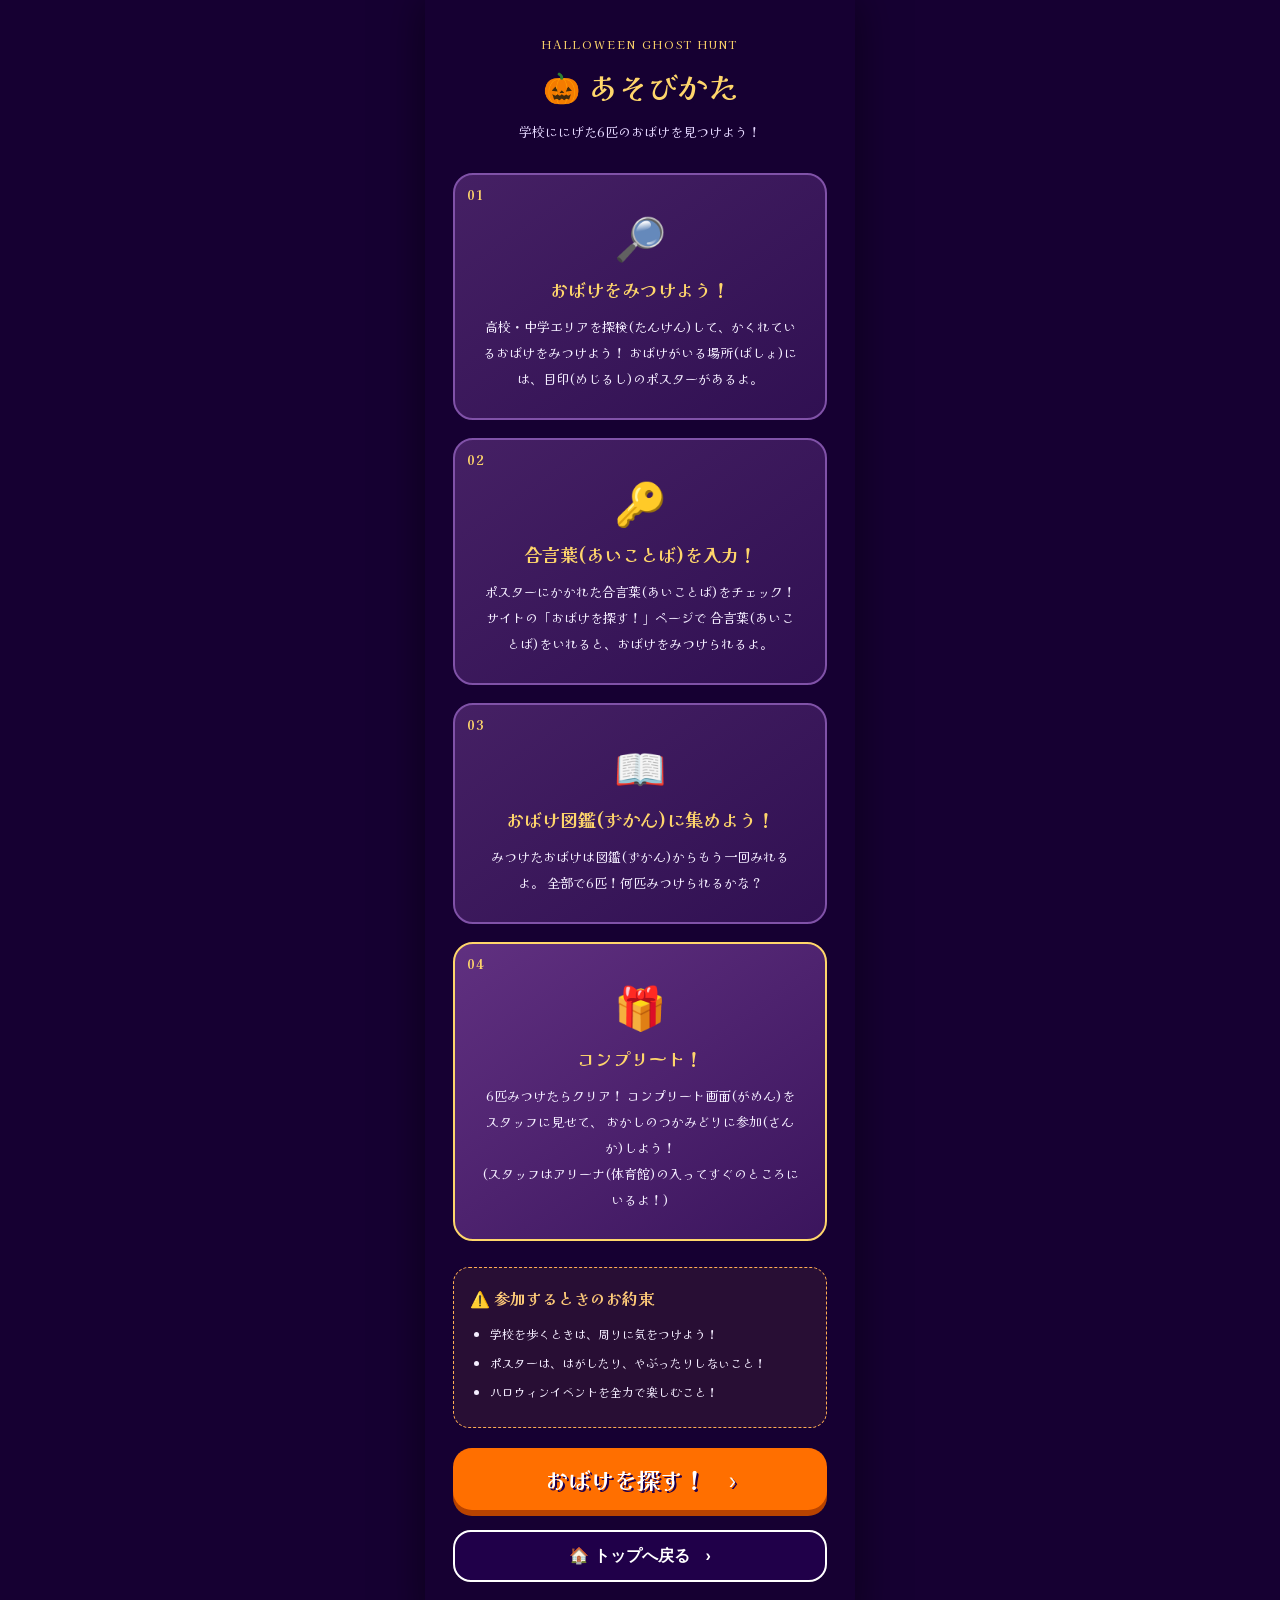
<file: howto.html>
<!DOCTYPE html>
<html lang="ja">
<head>
    <meta charset="UTF-8">
    <meta name="viewport" content="width=device-width, initial-scale=1.0, viewport-fit=cover">

    <title>あそびかた | HALLOWEEN GHOST HUNT</title>

    <link rel="preconnect" href="https://fonts.googleapis.com">
    <link rel="preconnect" href="https://fonts.gstatic.com" crossorigin>
    <link href="https://fonts.googleapis.com/css2?family=Kaisei+Decol:wght@400;500;700&display=swap" rel="stylesheet">

    <link rel="stylesheet" href="style.css">
</head>

<body>
<div class="app">

    <main class="howto">

        <header class="howto-header">
            <p class="howto-subtitle">HALLOWEEN GHOST HUNT</p>
            <h1>🎃 あそびかた</h1>
            <p>学校ににげた6匹のおばけを見つけよう！</p>
        </header>

        <section class="howto-steps">

            <article class="howto-card">
                <div class="howto-number">01</div>
                <div class="howto-icon">🔎</div>
                <h2>おばけをみつけよう！</h2>
                <p>
                    高校・中学エリアを探検(たんけん)して、かくれているおばけをみつけよう！
                    おばけがいる場所(ばしょ)には、目印(めじるし)のポスターがあるよ。
                </p>
            </article>

            <article class="howto-card">
                <div class="howto-number">02</div>
                <div class="howto-icon">🔑</div>
                <h2>合言葉(あいことば)を入力！</h2>
                <p>
                    ポスターにかかれた合言葉(あいことば)をチェック！
                    サイトの「おばけを探す！」ページで
                    合言葉(あいことば)をいれると、おばけをみつけられるよ。
                </p>
            </article>

            <article class="howto-card">
                <div class="howto-number">03</div>
                <div class="howto-icon">📖</div>
                <h2>おばけ図鑑(ずかん)に集めよう！</h2>
                <p>
                    みつけたおばけは図鑑(ずかん)からもう一回みれるよ。
                    全部で6匹！何匹みつけられるかな？
                </p>
            </article>

            <article class="howto-card howto-card-last">
                <div class="howto-number">04</div>
                <div class="howto-icon">🎁</div>
                <h2>コンプリート！</h2>
                <p>
                    6匹みつけたらクリア！
                    コンプリート画面(がめん)をスタッフに見せて、
                    おかしのつかみどりに参加(さんか)しよう！<br>
                    (スタッフはアリーナ(体育館)の入ってすぐのところにいるよ！)
                </p>
            </article>

        </section>

        <section class="howto-warning">
            <h2>⚠️ 参加するときのお約束</h2>
            <ul>
                <li>学校を歩くときは、周りに気をつけよう！</li>
                <li>ポスターは、はがしたり、やぶったりしないこと！</li>
                <li>ハロウィンイベントを全力で楽しむこと！</li>
            </ul>
        </section>

        <button class="keyword-button howto-start"
                onclick="location.href='hunt.html'">
            おばけを探す！　›
        </button>

        <button class="sub-button howto-back"
                onclick="location.href='index.html'">
            🏠 トップへ戻る　›
        </button>

    </main>

</div>
</body>
</html>
</file>
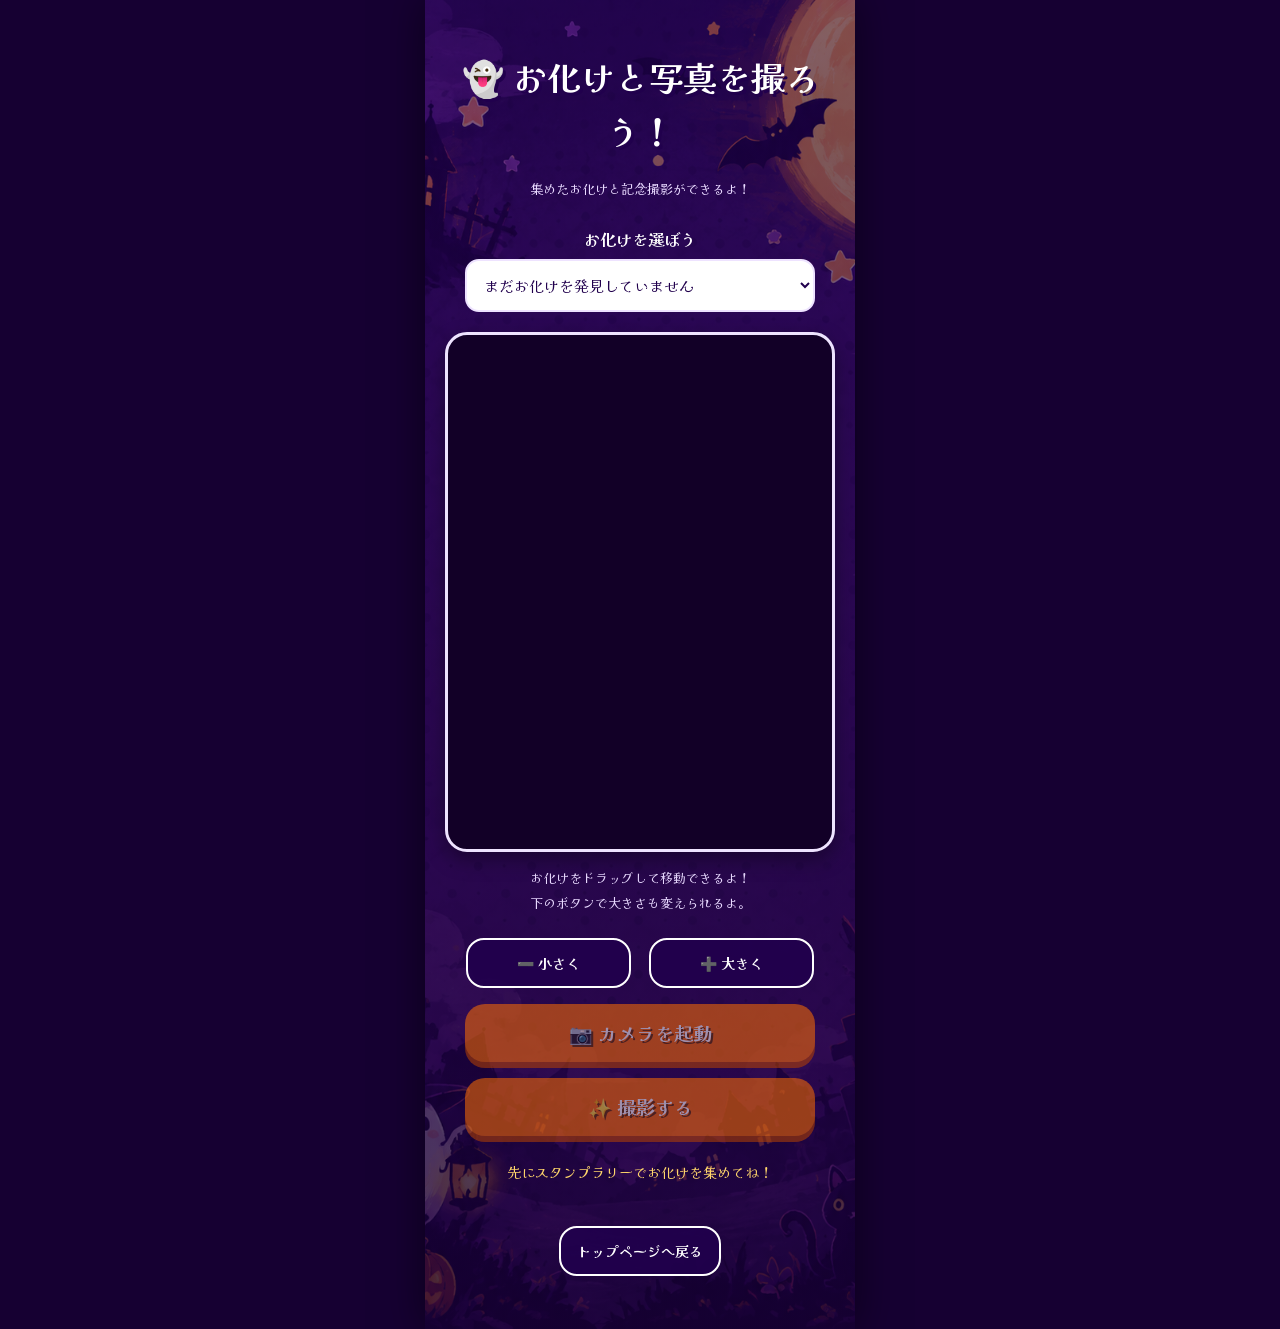
<file: photo.html>
<!DOCTYPE html>
<html lang="ja">
<head>
  <meta charset="UTF-8">
  <meta name="viewport" content="width=device-width, initial-scale=1">
  <title>お化けと写真 | HALLOWEEN GHOST HUNT</title>
  <link rel="stylesheet" href="style.css">
  <link rel="preconnect" href="https://fonts.googleapis.com">
  <link rel="preconnect" href="https://fonts.gstatic.com" crossorigin>
  <link href="https://fonts.googleapis.com/css2?family=Kaisei+Decol&display=swap" rel="stylesheet">
  <style>
    
    .photo-page {
      width: 100%;
      max-width: 600px;
      min-height: 100dvh;
      margin: auto;
      padding: 35px 20px 45px;
      color: white;
      text-align: center;
      font-family: "Kaisei Decol", serif;
    
      background:
        linear-gradient(
          rgba(33, 0, 77, 0.55),
          rgba(22, 0, 50, 0.78)
        ),
        url("img/top-bg.png");
    
      background-size: cover;
      background-position: center;
      background-repeat: no-repeat;
    }
    
    .photo-page h1 {
      margin: 15px 0 18px;
      font-size: clamp(25px, 7vw, 34px);
      line-height: 1.6;
      text-shadow: 3px 3px 0 #21004d;
    }
    
    .photo-page h2 {
      margin-top: 24px;
      color: #ffd66b;
      font-size: 25px;
      text-shadow: 2px 2px 0 #21004d;
    }
    
    .photo-help {
      margin: 14px 0;
      color: #e8d9ff;
      font-size: 13px;
      line-height: 1.9;
    }
    
    .photo-page label {
      display: inline-block;
      margin: 12px 0 8px;
      font-weight: bold;
    }
    
    #ghostSelect {
      width: 100%;
      max-width: 350px;
      padding: 13px;
      border: 2px solid #eee3ff;
      border-radius: 14px;
      background: #fff;
      color: #21004d;
      font-family: "Kaisei Decol", serif;
      font-size: 15px;
    }
    
    .camera-area {
      position: relative;
      overflow: hidden;
      width: 100%;
      aspect-ratio: 3 / 4;
      margin: 20px auto 12px;
      background: #120027;
      border: 3px solid #eee3ff;
      border-radius: 22px;
      box-shadow: 0 8px 20px rgba(0, 0, 0, 0.35);
    }
    
    #camera {
      display: block;
      width: 100%;
      height: 100%;
      object-fit: cover;
    }
    
    #ghostOverlay {
      position: absolute;
      left: 35%;
      top: 35%;
      width: 30%;
      touch-action: none;
      user-select: none;
      -webkit-user-drag: none;
      cursor: grab;
    }
    
    .photo-page button {
      margin: 8px 4px;
      padding: 13px 16px;
      border: 2px solid white;
      border-radius: 18px;
      background: rgba(33, 0, 77, 0.94);
      color: white;
      font-family: "Kaisei Decol", serif;
      font-size: 14px;
      font-weight: bold;
      cursor: pointer;
    }
    
    #startCamera,
    #takePhoto {
      width: 100%;
      max-width: 350px;
      min-height: 58px;
      border: none;
      border-radius: 20px;
      background: #ff6f00;
      color: white;
      font-size: 19px;
      text-shadow: 2px 2px 0 #673500;
      box-shadow: 0 6px 0 #b84300;
    }
    
    #startCamera:active,
    #takePhoto:active {
      transform: translateY(3px);
      box-shadow: 0 3px 0 #b84300;
    }
    
    .photo-page button:disabled {
      opacity: 0.55;
      cursor: not-allowed;
    }
    
    .size-controls {
      display: flex;
      justify-content: center;
      gap: 10px;
    }
    
    .size-controls button {
      flex: 1;
      max-width: 165px;
    }
    
    #message {
      margin: 16px 0;
      color: #ffd66b;
      font-size: 14px;
      line-height: 1.8;
    }
    
    #result {
      margin-top: 25px;
      padding: 18px 12px;
      border: 2px solid #8466a8;
      border-radius: 22px;
      background: rgba(33, 0, 77, 0.9);
    }
    
    #photoPreview {
      display: block;
      width: 100%;
      max-width: 400px;
      margin: 18px auto;
      border: 2px solid #eee3ff;
      border-radius: 16px;
    }
    
    #savePhoto {
      display: inline-block;
      margin: 12px auto;
      padding: 14px 20px;
      border: 2px solid #ffad33;
      border-radius: 18px;
      background: #21004d;
      color: #ffad33;
      font-family: "Kaisei Decol", serif;
      font-size: 16px;
      font-weight: bold;
      text-decoration: none;
    }
    
    .photo-page > button[onclick] {
      margin-top: 25px;
      background: rgba(33, 0, 77, 0.9);
    }
    
    @media (min-width: 768px) {
      .photo-page {
        max-width: 430px;
        box-shadow: 0 0 40px rgba(0, 0, 0, 0.5);
      }
    }
  </style>
</head>
<body>
  <main class="photo-page">
    <h1>👻 お化けと写真を撮ろう！</h1>
    <p class="photo-help">
      集めたお化けと記念撮影ができるよ！<br>
    </p>

    <label for="ghostSelect">お化けを選ぼう</label><br>
    <select id="ghostSelect">
      <option value="">読み込み中...</option>
    </select>

    <div class="camera-area">
      <video id="camera" autoplay playsinline muted></video>
      <img id="ghostOverlay" alt="選んだお化け" hidden>
    </div>

    <p class="photo-help">
      お化けをドラッグして移動できるよ！<br>
      下のボタンで大きさも変えられるよ。
    </p>

    <div class="size-controls">
      <button type="button" id="shrinkGhost">➖ 小さく</button>
      <button type="button" id="enlargeGhost">➕ 大きく</button>
    </div>
    
    <button id="startCamera">📷 カメラを起動</button>
    <button id="takePhoto" disabled>✨ 撮影する</button>

    <div id="message" role="status"></div>

    <section id="result" hidden>
      <h2>撮影できたよ！</h2>
      <img id="photoPreview" alt="撮影した写真">
      <p class="photo-help">
        スマホでは写真を長押しして「写真に保存」などを選んでね。
        下のボタンからファイルとして保存できる場合もあるよ。
      </p>
      <a id="savePhoto" download="ghost-hunt.png">写真をダウンロード</a>
    </section>

    <button onclick="location.href='index.html'">
      トップページへ戻る
    </button>
  </main>

  <script src="js/photo.js"></script>
</body>
</html>
</file>
<file: style.css>
/* =================================
   リセット
================================= */

* {
    box-sizing: border-box;
    margin: 0;
    padding: 0;
}

html,
body {
    width: 100%;
    min-height: 100%;
    overflow-x: hidden;
}

body {
    font-family:
        "Kaisei Decol",
        serif;

    background: #160032;
    color: white;
}


/* =================================
   アプリ本体
================================= */

.app {
    position: relative;

    width: 100%;
    min-height: 100dvh;

    overflow: hidden;
}


/* =================================
   ヘッダー
================================= */

.header {
    position: absolute;

    top: 0;
    left: 0;

    width: 100%;

    padding:
        calc(18px + env(safe-area-inset-top))
        22px
        18px;

    display: flex;
    justify-content: space-between;
    align-items: center;

    z-index: 20;
}


.club-name {
    font-size: clamp(18px, 5vw, 25px);

    font-weight: 900;

    white-space: nowrap;

    text-shadow:
        2px 2px 0 #21004d;
}


/* =================================
   ハンバーガーメニュー
================================= */

.menu-button {
    width: 48px;
    height: 48px;

    border: none;
    background: transparent;

    display: flex;
    flex-direction: column;
    justify-content: center;

    gap: 7px;

    cursor: pointer;

    padding: 5px;
}


.menu-button span {
    display: block;

    width: 100%;
    height: 6px;

    background: white;

    border-radius: 10px;
}


/* =================================
   トップページ
================================= */

.top {
    position: relative;

    width: 100%;
    min-height: 100dvh;

    background-image:
        url("img/top-bg.png");

    background-size: cover;

    background-position:
        center center;

    background-repeat: no-repeat;

    display: flex;

    justify-content: center;
}


/* =================================
   トップコンテンツ
================================= */

.top-content {
    width: 100%;

    min-height: 100dvh;

    padding-top:
        calc(120px + env(safe-area-inset-top));

    padding-left: 15px;
    padding-right: 15px;

    padding-bottom: 40px;

    display: flex;

    flex-direction: column;

    align-items: center;

    text-align: center;
}


/* =================================
   ロゴ
================================= */

.logo {
    width: 115%;

    max-width: 800px;

    display: flex;

    justify-content: center;
    align-items: center;

    margin: 15px auto 0;

    transform: rotate(-2deg);

    filter:
        drop-shadow(3px 4px 0 #21004d);
}


.logo img {
    display: block;

    width: 100%;

    height: auto;
}


/* =================================
   キャッチコピー
================================= */

.catch-copy {
    margin-top: 20px;

    font-size:
        clamp(15px, 4.2vw, 20px);

    font-weight: 800;

    text-shadow:
        2px 2px 4px #21004d;
}


/* =================================
   進行状況
================================= */

.progress {
    margin-top: 24px;

    width: 155px;
    height: 55px;

    border-radius: 50px;

    background:
        rgba(33, 0, 77, 0.9);

    border:
        3px solid #eee3ff;

    display: flex;

    justify-content: center;
    align-items: center;

    gap: 9px;

    font-size: 25px;

    font-weight: 900;

    box-shadow:
        0 4px 10px rgba(0, 0, 0, 0.25);
}


.progress-ghost {
    font-size: 27px;
}


/* =================================
   メインボタン
================================= */

.start-button {
    position: relative;

    width: min(88%, 400px);
    min-height: 72px;

    margin-top: 25px;

    border: none;
    border-radius: 24px;

    background: #ff6f00;
    color: white;
    text-shadow:
        3px 3px 2px #673500;

    font-family: "Kaisei Decol", serif;
    font-size: clamp(24px, 7vw, 34px);
    font-weight: 900;

    cursor: pointer;

    /* 文字を上下・左右中央にする */
    display: flex;
    justify-content: center;
    align-items: center;

    gap: 10px;

    box-shadow:
        0 7px 0 #b84300;

    transition:
        transform 0.15s,
        box-shadow 0.15s;
}


.start-button:active {
    transform: translateY(5px);

    box-shadow:
        0 2px 0 #b84300;
}


.arrow {
    margin-left: 10px;

    font-size: 38px;
}


/* =================================
   下のボタン
================================= */

.sub-buttons {
    width: min(88%, 400px);

    display: flex;

    gap: 10px;

    margin-top: 15px;
}


.sub-button {
    flex: 1;

    min-height: 52px;

    border:
        2px solid white;

    border-radius: 18px;

    background:
        rgba(33, 0, 77, 0.88);

    color: white;

    font-size:
        clamp(12px, 3.5vw, 16px);

    font-weight: 800;

    cursor: pointer;

    display: flex;

    justify-content: center;
    align-items: center;

    gap: 4px;
}


.sub-button b {
    font-size: 20px;

    margin-left: 2px;
}


/* お化けと撮影ボタン：図鑑・遊び方の下に配置 */
.photo-button-row {
    width: min(88%, 400px);
    margin-top: 12px;
}

.photo-button-row .sub-button {
    width: 100%;
}

/* =================================
   メニュー
================================= */

.menu {
    position: fixed;

    top: 0;
    right: -100%;

    width: 82%;

    height: 100dvh;

    background: #21004d;

    z-index: 100;

    padding:
        100px 30px;

    transition:
        right 0.35s ease;
}


.menu.open {
    right: 0;
}


.close-button {
    position: absolute;

    top: 18px;
    right: 22px;

    border: none;

    background: none;

    color: white;

    font-size: 60px;

    line-height: 1;

    cursor: pointer;
}


.menu nav {
    display: flex;

    flex-direction: column;

    gap: 40px;

    margin-top: 80px;
}


.menu nav a {
    color: white;

    text-decoration: none;

    font-size: 25px;

    font-weight: 900;
}


/* =================================
   スマホ
================================= */

@media (max-width: 767px) {

    .top-content {
        width: 100%;
        max-width: 100%;

        padding-left: 15px;
        padding-right: 15px;

        padding-top:
            calc(110px + env(safe-area-inset-top));
       
    }


    .logo {
        width: 100%;
        max-width: 650px;

        margin-left: auto;
        margin-right: auto;
    }


    .logo img {
        width: 120%;
        max-width: none;
    }


    .catch-copy {
        margin-top: 18px;
    }


    .start-button {
        width: 90%;
    }


    .sub-buttons {
        width: 90%;
    }

   .photo-button-row {
       width: 90%;
   }

}


/* =================================
   少し大きいスマホ・タブレット
================================= */

@media (min-width: 500px) and (max-width: 767px) {

    .top-content {
        max-width: 600px;

        margin: 0 auto;
    }

}


/* =================================
   PC表示
================================= */

@media (min-width: 768px) {

    body {
        display: flex;

        justify-content: center;

        background: #160032;
    }


    .app {
        width: 430px;

        max-width: 430px;

        min-height: 100dvh;

        box-shadow:
            0 0 40px rgba(0, 0, 0, 0.5);
    }


    .top-content {
        width: 100%;

        max-width: 430px;

        padding-left: 15px;
        padding-right: 15px;
    }


    .logo {
        width: 115%;

        max-width: 800px;
    }

}

/* =================================
   おばけを探すページ
================================= */

.hunt {
    position: relative;

    width: 100%;
    min-height: 100dvh;

    background:
        linear-gradient(
            rgba(33, 0, 77, 0.35),
            rgba(33, 0, 77, 0.65)
        ),
        url("img/top-bg.png");

    background-size: cover;

    background-position: center;

    background-repeat: no-repeat;

    display: flex;

    justify-content: center;
}


.hunt-content {
    width: 100%;

    min-height: 100dvh;

    padding:
        calc(125px + env(safe-area-inset-top))
        20px
        40px;

    display: flex;

    flex-direction: column;

    align-items: center;

    text-align: center;
}


/* =================================
   タイトル
================================= */

.hunt-title {
    width: 100%;
    
    text-align: center;

    margin:20px 0 0 0;

    font-family:
        "Kaisei Decol",
        serif;

    font-size:
        clamp(30px, 9vw, 42px);

    font-weight: 700;

    text-shadow:
        3px 3px 0 #21004d;

    margin-top: 20px;
}


.hunt-description {
    margin-top: 18px;

    font-family:
        "Kaisei Decol",
        serif;

    font-size:
        clamp(14px, 4vw, 18px);

    font-weight: 500;

    line-height: 1.9;

    text-shadow:
        2px 2px 4px #21004d;
}


/* =================================
   合言葉入力
================================= */

.keyword-box {
    width: min(90%, 390px);

    margin-top: 30px;

    padding: 25px 20px 22px;

    border-radius: 25px;

    background:
        rgba(33, 0, 77, 0.9);

    border:
        3px solid #eee3ff;

    box-shadow:
        0 8px 20px rgba(0, 0, 0, 0.3);

    display: flex;

    flex-direction: column;

    align-items: center;
}


.keyword-box label {
    font-family:
        "Kaisei Decol",
        serif;

    font-size: 21px;

    font-weight: 700;

    text-shadow:
        2px 2px 0 #160032;

    margin-bottom: 15px;
}


.keyword-box input {
    width: 100%;

    height: 55px;

    padding:
        0 15px;

    border:
        3px solid #eee3ff;

    border-radius: 15px;

    background: white;

    color: #21004d;

    font-family:
        "Kaisei Decol",
        serif;

    font-size: 18px;

    text-align: center;

    outline: none;
}


.keyword-box input:focus {
    border-color: #ff6f00;

    box-shadow:
        0 0 0 3px rgba(255, 111, 0, 0.25);
}


.keyword-box input::placeholder {
    color: #999;
}


/* =================================
   合言葉ボタン
================================= */

.keyword-button {
    width: 100%;

    min-height: 62px;

    margin-top: 17px;

    border: none;

    border-radius: 19px;

    background: #ff6f00;

    color: white;

    font-family:
        "Kaisei Decol",
        serif;

    font-size: 23px;

    font-weight: 700;

    text-shadow:
        2px 2px 0 #21004d;

    display: flex;

    justify-content: center;

    align-items: center;

    gap: 8px;

    cursor: pointer;

    box-shadow:
        0 6px 0 #b84300;

    transition:
        transform 0.15s,
        box-shadow 0.15s;
}


.keyword-button:active {
    transform: translateY(4px);

    box-shadow:
        0 2px 0 #b84300;
}


.keyword-button span {
    font-size: 34px;

    line-height: 1;
}


/* =================================
   戻るボタン
================================= */

.back-button {
    margin-top: 25px;

    border: none;

    background: transparent;

    color: white;

    font-family:
        "Kaisei Decol",
        serif;

    font-size: 17px;

    font-weight: 700;

    text-shadow:
        2px 2px 3px #21004d;

    cursor: pointer;
}

/* おばけ発見結果 */
.result {
    width: 100%;
    margin-top: 20px;
}

.ghost-found {
    padding: 20px 10px;
    text-align: center;
}

.ghost-icon {
    font-size: 80px;
    margin-bottom: 10px;
}

.ghost-found h2 {
    font-family: "Kaisei Decol", serif;
    font-size: 28px;
    margin-bottom: 10px;
    text-shadow: 2px 2px 0 #160032;
}

.ghost-found p {
    font-family: "Kaisei Decol", serif;
    font-size: 16px;
    line-height: 1.7;
}

.error-message {
    color: #ffd6d6;
    font-family: "Kaisei Decol", serif;
    font-size: 15px;
    font-weight: 700;
}

.ghost-icon img {
    width: 180px;
    max-width: 70%;
    height: auto;
    object-fit: contain;
}


/* おばけ図鑑 */
.encyclopedia {
    min-height: 100dvh;
    padding: 35px 18px 45px;
    background:
        linear-gradient(rgba(33, 0, 77, 0.86), rgba(22, 0, 50, 0.96)),
        url("img/top-bg.png");
    background-size: cover;
    background-position: center;
    color: white;
    text-align: center;
}

.encyclopedia h1 {
    margin-top: 20px;
    font-family: "Kaisei Decol", serif;
    font-size: clamp(27px, 7vw, 36px);
    text-shadow: 3px 3px 0 #100020;
}

.book-description {
    margin-top: 12px;
    font-family: "Kaisei Decol", serif;
    font-size: 15px;
}

.book-progress {
    margin: 22px auto;
    padding: 12px;
    width: 190px;
    border: 2px solid #eee3ff;
    border-radius: 30px;
    background: #38205e;
    font-size: 19px;
    font-weight: bold;
}

.ghost-grid {
    display: grid;
    grid-template-columns: repeat(2, minmax(0, 1fr));
    gap: 14px;
    max-width: 500px;
    margin: 0 auto;
}

.ghost-card {
    min-width: 0;
    padding: 12px 8px;
    border: 2px solid #8466a8;
    border-radius: 18px;
    background: rgba(56, 32, 94, 0.95);
    overflow-wrap: anywhere;
}

.ghost-card img {
    display: block;
    width: 100%;
    height: 125px;
    object-fit: contain;
    margin: 0 auto 8px;
}

.ghost-card h2 {
    font-family: "Kaisei Decol", serif;
    font-size: 19px;
    margin-bottom: 6px;
}

.ghost-card p {
    font-size: 12px;
    line-height: 1.7;
}

.ghost-card.locked {
    background: rgba(25, 12, 43, 0.9);
    border-style: dashed;
}

.ghost-card.locked .question-mark {
    height: 125px;
    display: flex;
    justify-content: center;
    align-items: center;
    font-size: 65px;
    color: #c9b5e8;
}

.book-back {
    max-width: 320px;
    margin: 28px auto 0;
    font-family: "Kaisei Decol", serif;
}


/* コンプリート画面 */
.complete-message {
    margin: 28px auto 10px;
    padding: 25px 16px;
    max-width: 500px;
    border: 3px solid #ffd66b;
    border-radius: 24px;
    background: linear-gradient(145deg, #542080, #21004d);
    box-shadow: 0 0 24px rgba(255, 214, 107, 0.25);
    text-align: center;
    animation: completeAppear 0.6s ease;
}

.complete-stars {
    font-size: 32px;
    margin-bottom: 10px;
}

.complete-message h2 {
    color: #ffd66b;
    font-size: clamp(28px, 8vw, 38px);
    text-shadow: 3px 3px 0 #160032;
}

.complete-main {
    font-size: 19px;
    font-weight: bold;
    margin: 15px 0 8px;
}

.reward-box {
    margin-top: 22px;
    padding: 18px 10px;
    border: 2px dashed #ffd66b;
    border-radius: 16px;
    background: rgba(255, 255, 255, 0.08);
    font-weight: bold;
    line-height: 1.8;
}

.reward-box p {
    font-size: 13px;
    font-weight: normal;
}

@keyframes completeAppear {
    from {
        opacity: 0;
        transform: scale(0.9);
    }
    to {
        opacity: 1;
        transform: scale(1);
    }
}

.complete-note {
    margin-top: 18px;
    font-size: 12px;
    line-height: 1.8;
    color: #e5d7ff;
}


.complete-overlay {
    position: fixed;
    inset: 0;
    z-index: 999;
    display: flex;
    align-items: center;
    justify-content: center;
    padding: 20px;
    background: rgba(10, 0, 25, 0.85);
    overflow-y: auto;
}

.complete-popup {
    width: 100%;
    max-width: 420px;
    max-height: 90dvh;
    overflow-y: auto;
    padding: 25px 18px;
    border: 3px solid #ffd66b;
    border-radius: 24px;
    background: linear-gradient(145deg, #542080, #21004d);
    color: white;
    text-align: center;
    box-shadow: 0 0 30px rgba(255, 214, 107, 0.3);
}

.complete-popup h2 {
    color: #ffd66b;
    font-size: 34px;
    text-shadow: 3px 3px 0 #160032;
}

.complete-popup .keyword-button {
    margin-top: 20px;
}


/* コンプリート画面のおばけ */
.complete-ghost {
    display: block;
    width: 145px;
    height: 145px;
    object-fit: contain;
    margin: 12px auto 18px;
    filter: drop-shadow(0 0 14px rgba(255, 214, 107, 0.65));
    animation:
        ghostFloat 2s ease-in-out infinite,
        ghostGlow 2s ease-in-out infinite;
}

/* 上下にふわふわ */
@keyframes ghostFloat {
    0%, 100% {
        transform: translateY(0) rotate(-4deg);
    }
    50% {
        transform: translateY(-14px) rotate(4deg);
    }
}

/* 光が強くなったり弱くなったりする */
@keyframes ghostGlow {
    0%, 100% {
        filter: drop-shadow(0 0 8px rgba(255, 214, 107, 0.35));
    }
    50% {
        filter: drop-shadow(0 0 22px rgba(255, 214, 107, 0.95));
    }
}

/* 引換状況 */
.redeem-status {
    margin: 18px auto 12px;
    padding: 12px;
    border: 1px solid #ffd66b;
    border-radius: 12px;
    color: #ffd66b;
    font-weight: bold;
}

/* スタッフ用の入力欄 */
.staff-panel {
    margin-top: 14px;
    padding: 16px 12px;
    border: 1px dashed #ffd66b;
    border-radius: 16px;
    background: rgba(255, 255, 255, 0.08);
}

.staff-panel p {
    font-size: 13px;
    line-height: 1.7;
}

.staff-panel input {
    box-sizing: border-box;
    width: 100%;
    margin: 10px 0;
    padding: 13px;
    border: 2px solid #b99bdf;
    border-radius: 10px;
    font-size: 16px;
}

.redeem-message {
    color: #ffd66b;
    font-weight: bold;
}

.staff-panel button:disabled {
    opacity: 0.6;
    cursor: not-allowed;
}


/* ===== 遊び方ページ ===== */

.howto {
    width: 100%;
    box-sizing: border-box;
    padding: 28px 18px 36px;
    color: #ffffff;
}

.howto-header {
    text-align: center;
    margin-bottom: 30px;
}

.howto-subtitle {
    color: #ffd66b;
    font-size: 11px;
    letter-spacing: 2px;
    margin-bottom: 10px;
}

.howto-header h1 {
    color: #ffd66b;
    font-size: 30px;
    margin: 12px 0;
    text-shadow: 2px 3px 0 #160032;
}

.howto-header > p:last-child {
    font-size: 13px;
    line-height: 1.8;
    color: #e5d7ff;
}

/* 各ステップ */

.howto-steps {
    display: flex;
    flex-direction: column;
    gap: 18px;
}

.howto-card {
    position: relative;
    padding: 22px 18px;
    border: 2px solid #8052a8;
    border-radius: 20px;
    background: linear-gradient(
        145deg,
        #452064,
        #301052
    );
    text-align: center;
    overflow: hidden;
}

.howto-number {
    position: absolute;
    top: 10px;
    left: 12px;
    color: #ffd66b;
    font-size: 13px;
    font-weight: bold;
    letter-spacing: 1px;
}

.howto-icon {
    font-size: 42px;
    margin: 4px 0 10px;
}

.howto-card h2 {
    color: #ffd66b;
    font-size: 18px;
    margin: 8px 0 12px;
}

.howto-card p {
    color: #f4edff;
    font-size: 13px;
    line-height: 2;
    margin: 0;
}

/* 最後のステップ */

.howto-card-last {
    border-color: #ffd66b;
    background: linear-gradient(
        145deg,
        #603080,
        #3b155d
    );
}

/* 注意事項 */

.howto-warning {
    margin-top: 26px;
    padding: 18px 16px;
    border: 1px dashed #ffad52;
    border-radius: 16px;
    background: rgba(255, 173, 82, 0.08);
}

.howto-warning h2 {
    color: #ffcb79;
    font-size: 16px;
    margin: 0 0 12px;
}

.howto-warning ul {
    padding-left: 20px;
    margin: 0;
}

.howto-warning li {
    color: #f4edff;
    font-size: 12px;
    line-height: 2;
    margin-bottom: 5px;
}

/* ページ下部のボタン */

.howto-start,
.howto-back {
    display: block;
    width: 100%;
    box-sizing: border-box;
    margin-top: 20px;
}

.howto-back {
    margin-bottom: 10px;
}

/* 少し広い画面でも読みやすく */

@media (min-width: 600px) {
    .howto {
        padding: 36px 28px;
    }

    .howto-card {
        padding: 26px;
    }
}


/* =================================
   HALLOWEEN GHOST HUNT
   おばけ発見アニメーション＋待機中の動き
================================= */

/* 共通：アニメーション中の表示 */
.ghost-icon {
    position: relative;
    overflow: visible;
}

/* ① ボー：びくっと登場 → 左右にふわふわ */
.anim-bo {
    animation:
        boStart 0.65s ease-out both,
        boShake 0.25s ease-in-out 0.15s 2,
        boIdle 2.4s ease-in-out 0.65s infinite;
}

@keyframes boStart {
    0%   { transform: translateY(25px) scale(0.5); opacity: 0; }
    60%  { transform: translateY(-18px) scale(1.1); opacity: 1; }
    100% { transform: translateY(0) scale(1); opacity: 1; }
}

@keyframes boShake {
    0%, 100% { rotate: 0deg; }
    25% { rotate: -5deg; }
    75% { rotate: 5deg; }
}

@keyframes boIdle {
    0%, 100% { transform: translateY(0) rotate(-2deg); }
    50% { transform: translateY(-7px) rotate(2deg); }
}

/* ② フラン：上からドンッ！ → ゆっくり体を傾ける */
.anim-fran {
    transform-origin: center bottom;
    animation:
        franDrop 0.65s cubic-bezier(.2, .8, .3, 1.3) both,
        franIdle 2.8s ease-in-out 0.65s infinite;
}

@keyframes franDrop {
    0%   { transform: translateY(-100px) scale(0.8); opacity: 0; }
    65%  { transform: translateY(8px) scale(1.08); opacity: 1; }
    82%  { transform: translateY(-5px) scale(0.97); }
    100% { transform: translateY(0) scale(1); opacity: 1; }
}

@keyframes franIdle {
    0%, 100% { transform: translateY(0) rotate(-2deg); }
    50% { transform: translateY(0) rotate(2deg); }
}

/* ③ バット：素早くくるっ！ → 羽ばたくようにパタパタ */
.anim-bat {
    transform-origin: center center;
    animation:
        batSpin 0.55s ease-out both,
        batIdle 0.9s ease-in-out 0.55s infinite;
}

@keyframes batSpin {
    0%   { transform: rotate(-180deg) scale(0.2); opacity: 0; }
    70%  { transform: rotate(20deg) scale(1.1); opacity: 1; }
    100% { transform: rotate(0deg) scale(1); opacity: 1; }
}

@keyframes batIdle {
    0%, 100% { transform: translateY(0) rotate(-4deg) scale(1); }
    50% { transform: translateY(-4px) rotate(4deg) scale(1.02); }
}

/* ④ パンプキン：ぽよん！ → ずっとぽよぽよ */
.anim-pump {
    transform-origin: center bottom;
    animation:
        pumpkinBounce 0.8s ease-out both,
        pumpkinIdle 1.8s ease-in-out 0.8s infinite;
}

@keyframes pumpkinBounce {
    0%   { transform: scale(0.3) translateY(20px); opacity: 0; }
    35%  { transform: scale(1.2, 0.8); opacity: 1; }
    55%  { transform: scale(0.85, 1.15) translateY(-15px); }
    75%  { transform: scale(1.08, 0.92); }
    100% { transform: scale(1) translateY(0); opacity: 1; }
}

@keyframes pumpkinIdle {
    0%, 100% { transform: translateY(0) rotate(-2deg) scale(1); }
    50% { transform: translateY(-6px) rotate(2deg) scale(1.03, 0.98); }
}

/* ⑤ ウィッチ：魔法のキラキラで登場 → ふわふわ浮く */
.anim-witch {
    animation:
        witchAppear 0.65s ease-out both,
        witchIdle 2.2s ease-in-out 0.65s infinite;
}

@keyframes witchAppear {
    0%   { transform: scale(0) rotate(-25deg); opacity: 0; }
    65%  { transform: scale(1.15) rotate(8deg); opacity: 1; }
    100% { transform: scale(1) rotate(0deg); opacity: 1; }
}

@keyframes witchIdle {
    0%, 100% { transform: translateY(0) rotate(-2deg); }
    50% { transform: translateY(-9px) rotate(2deg); }
}

.anim-witch::before,
.anim-witch::after {
    position: absolute;
    z-index: 2;
    pointer-events: none;
    color: #ffe66d;
    text-shadow: 0 0 8px #ffb8ff;
    opacity: 0;
}

.anim-witch::before {
    content: "✦";
    font-size: 30px;
    top: 0;
    left: 0;
    animation: magicSparkle 0.9s ease-out 0.2s both;
}

.anim-witch::after {
    content: "✨";
    font-size: 25px;
    right: 0;
    bottom: 0;
    animation: magicSparkle 0.9s ease-out 0.35s both;
}

@keyframes magicSparkle {
    0%   { transform: scale(0) rotate(0deg); opacity: 0; }
    40%  { transform: scale(1.3) rotate(90deg); opacity: 1; }
    100% { transform: translateY(-18px) scale(0.7) rotate(180deg); opacity: 0; }
}

/* ⑥ ミイラ：ゆら〜っと登場 → そのまま左右にゆらゆら */
.anim-mummy {
    transform-origin: center bottom;
    animation:
        mummySway 1.2s ease-in-out both,
        mummyIdle 2.1s ease-in-out 1.2s infinite;
}

@keyframes mummySway {
    0%   { transform: translateX(-25px) rotate(-12deg); opacity: 0; }
    30%  { transform: translateX(12px) rotate(8deg); opacity: 1; }
    55%  { transform: translateX(-8px) rotate(-5deg); }
    78%  { transform: translateX(5px) rotate(3deg); }
    100% { transform: translateX(0) rotate(0deg); opacity: 1; }
}

@keyframes mummyIdle {
    0%, 100% { transform: translateX(0) rotate(-3deg); }
    50% { transform: translateX(0) rotate(3deg); }
}

/* 動きを減らす設定の端末では、アニメーションを控えめにする */
@media (prefers-reduced-motion: reduce) {
    .anim-bo,
    .anim-fran,
    .anim-bat,
    .anim-pump,
    .anim-witch,
    .anim-mummy {
        animation-duration: 0.01ms;
        animation-iteration-count: 1;
    }
}
</file>
